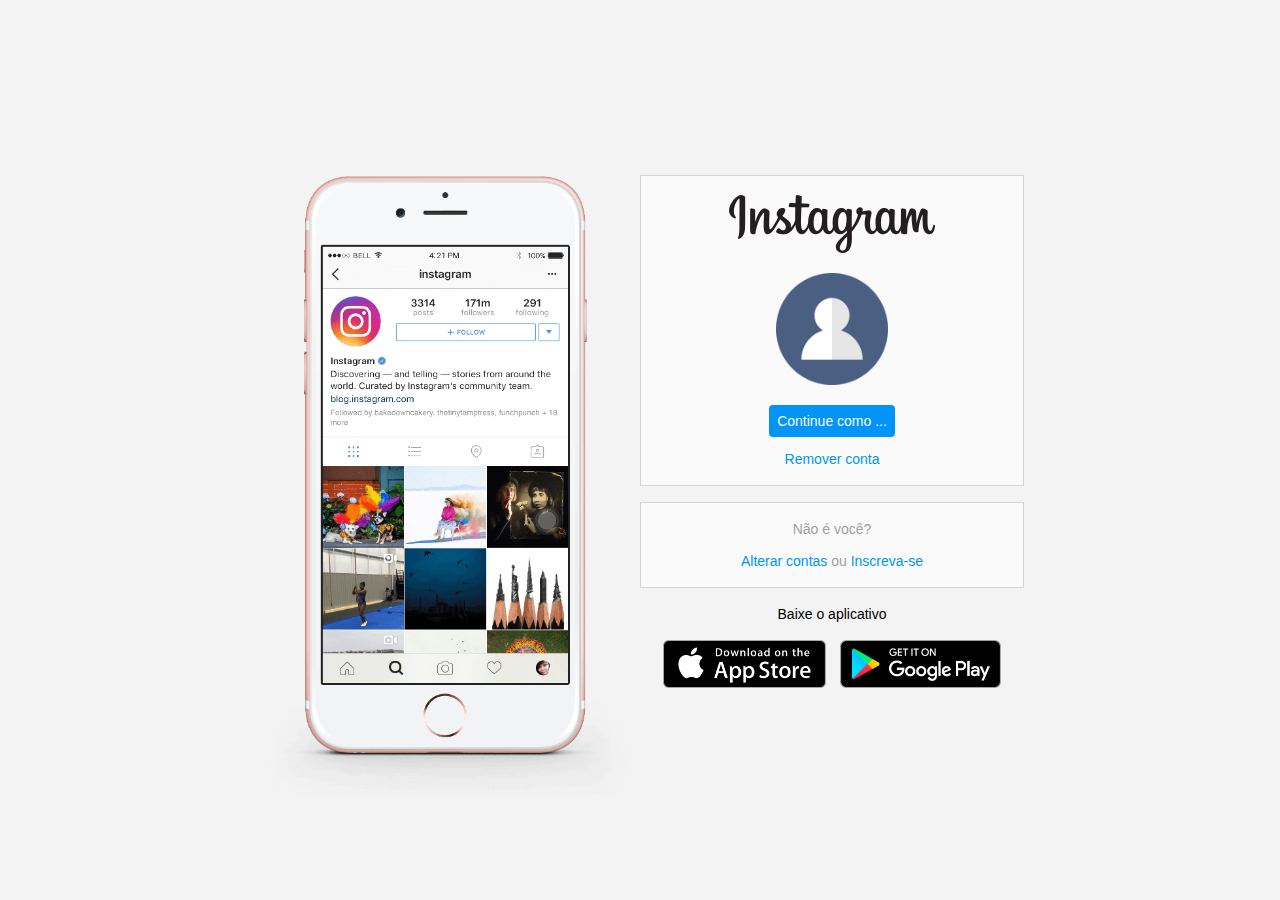
<file: index.html>
<!DOCTYPE html>
<html lang="pt-br">
<head>
	<meta charset="utf-8"/>
	<title>Instagram</title>
	<link href="Style/style.css" rel="stylesheet" type="text/css"/>
	<link href="img/icone-insta.png" rel="sortcut icon"/>
	<meta name="viewport" content="width=device-width, height=device-height, initial-scale=1.0"/>
</head>
<body>
	<div class="instagram-wrapper">
		<div class="instagram-phone">
			<img src="img/instagram-celular.png" alt="celular">
        </div>
			<div class="instagram-continue">
				<div class="grupo">
					<img src="img/instagram-logo.png" class="instagram-logo" alt="logo">
					<div class="foto-perfil">
						<img src="img/foto-perfil.png" alt="foto de login">
					</div>
					 <a href="#" class="instagram-login"> Continue como ... </a>
					 <a href="#" class="instagram-logout"> Remover conta</a> 
				</div>
				<br>
				<div class="grupo">
					<p class="not-account"> Não é você? </p> <br>
					<p class="not-account">
						<span class="link-blue">Alterar contas</span>
						ou
						<span class="link-blue">Inscreva-se</span>
					</p>
				</div>
				<div class="get-the-app">
					<p class="get-app"> Baixe o aplicativo</p>	
					<div class="download">
						<img src="img/apple.png" class= "app-download" alt="foto applestore">
					    <img src="img/google.png" class= "app-download" alt="foto googleplay">
					</div>				
				</div>
			</div>
	</div>	
</body>
</html>
</file>
<file: Style/style.css>
*{
	padding: 0;
	margin:0;
	box-sizing: border-box;
	text-decoration: none;
	font-family: sans-serif;
	font-size: 14px;
}

body{
	width: 100%;
	min-height: 100vh;
	background-color: rgb(243,243,243);
	margin:0;
	padding: 0;
	display: flex;
	justify-content: center;
}

.instagram-wrapper{
	display: flex;
	align-items: center;
	justify-content: flex-start;
	width: 60%;
	height: 100vh;
}


.instagram-phone{
	display: flex;
	align-items: center;
	justify-content: center;
	width: 50%;
}

.instagram-phone img{
	height: 50rem;
}

.instagram-continue{
	display: flex;
	align-items: center;
	justify-content: space-around;
	flex-direction: column;
	width: 50%;
	min-height: 34rem;
}

.grupo{
	display: flex;
	justify-content: space-between;
	align-items: center;
	flex-direction: column;
	background-color: rgb(250,250,250);
	width: 100%;
	padding: 1.3rem 0;
	border: 1px solid lightgray;

}

.grupo:nth-child (1){
	min-width: 19rem;
}

.instagram-logo img{
	height: 3rem;
}


.foto-perfil{
	display: flex;
	justify-content: center;
	align-items: center;
	border-radius: 50%;
	overflow: hidden;
	padding: 20px;
}

.foto-perfil img{
	height: 8rem;
}

.instagram-login{
	background-color: rgb(0,149,246);
	color: rgb(250,250,250);
	padding: 8px;
	border-radius: 4px;
}

.instagram-logout{
	color: rgb(0,149,246);
	margin-top: 1rem;
}

.not-account{
	color:rgb(160,160,160);
}

.link-blue{
	color : rgb(0,149,246);
}

.get-the-app{
	display: flex;
	flex-direction: column;
	align-items: center;
	justify-content: center;
	width: 100%;
	padding: 1.3rem 0;
}

.download{
	display: flex;
	width: 100%;
	justify-content: space-evenly;
	align-items: center;
	padding: 1rem;
}

.app-download{
	background-size: cover;
	height: 4rem;
	padding: 4px;
}

/* media queries */


@media (max-width: 1024px) {
    .instagram-wrapper {
        width: 90%;
    }
}

@media (max-width: 650px) {
    body {
        background-color: rgb(255,255,255);
    }

    .instagram-wrapper {
        width: 90%;
    }

    .instagram-phone {
        display: none;
    }

    .instagram-continue {
        width: 100%;
    }
    
    .group {
        border: 1px solid transparent;
    }
}
</file>
